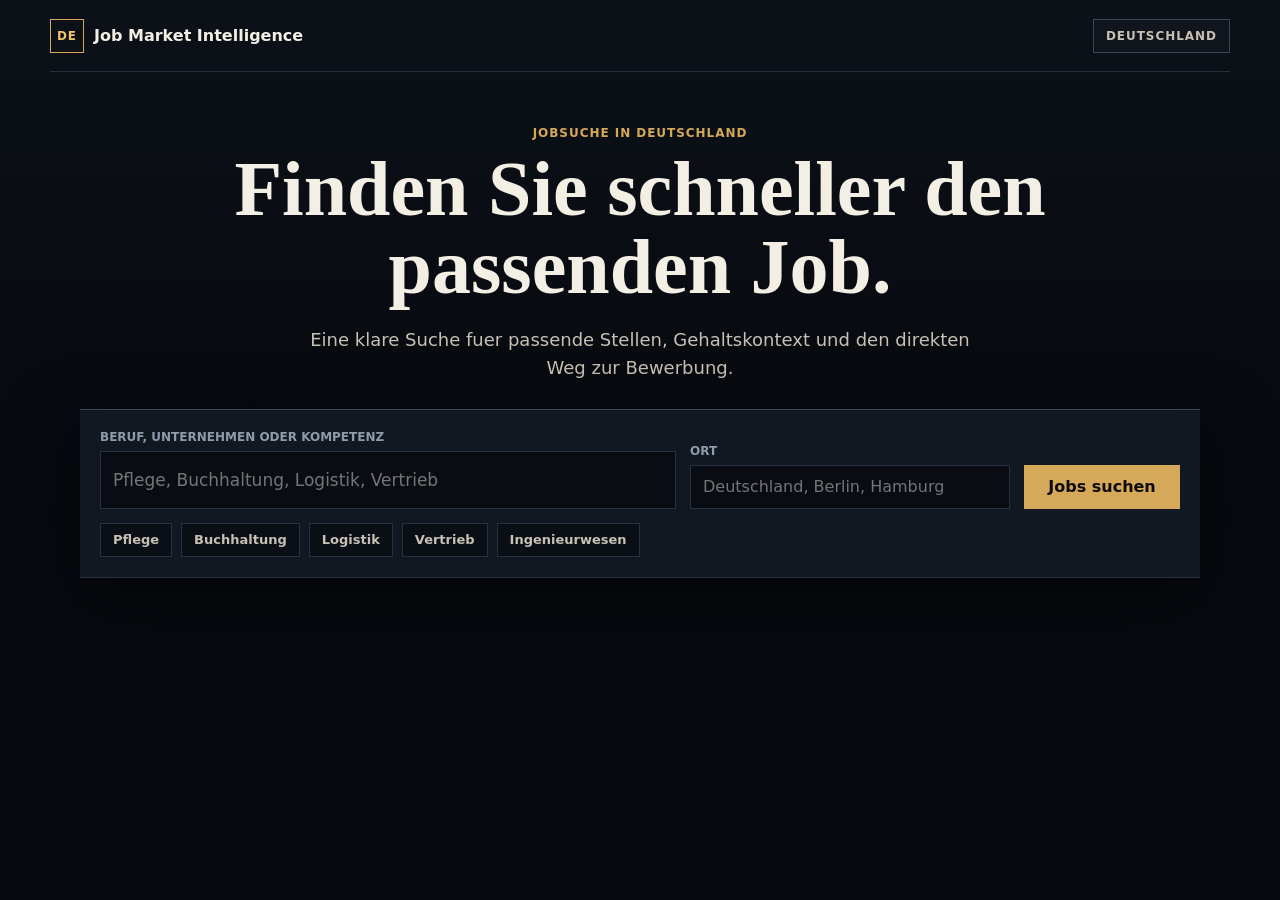
<file: job-intelligence/index.html>
<!doctype html>
<html lang="de">
<head>
  <meta charset="utf-8">
  <meta name="viewport" content="width=device-width, initial-scale=1">
  <title>Jobs in Deutschland | Job Market Intelligence</title>
  <link rel="stylesheet" href="/job-intelligence/css/base.css">
  <link rel="stylesheet" href="/job-intelligence/css/search.css">
</head>
<body class="search-page">
  <header class="site-header">
    <a class="brand" href="/job-intelligence/" aria-label="German Job Market Intelligence">
      <span class="brand-mark">DE</span>
      <span>Job Market Intelligence</span>
    </a>
    <div class="header-signal" aria-label="Market focus">Deutschland</div>
  </header>

  <main class="search-shell">
    <section class="hero" aria-labelledby="page-title">
      <p class="eyebrow">Jobsuche in Deutschland</p>
      <h1 id="page-title">Finden Sie schneller den passenden Job.</h1>
      <p class="hero-copy">
        Eine klare Suche fuer passende Stellen, Gehaltskontext und den direkten Weg zur Bewerbung.
      </p>
    </section>

    <section class="search-panel" aria-label="Jobs suchen">
      <form id="search-form" class="search-form">
        <label class="field field-query">
          <span>Beruf, Unternehmen oder Kompetenz</span>
          <input id="query" name="q" type="search" autocomplete="off" placeholder="Pflege, Buchhaltung, Logistik, Vertrieb">
          <div id="suggestions" class="suggestions" hidden></div>
        </label>
        <label class="field">
          <span>Ort</span>
          <input id="location" name="location" type="search" autocomplete="off" placeholder="Deutschland, Berlin, Hamburg">
        </label>
        <button class="primary-action" type="submit">Jobs suchen</button>
      </form>

      <div class="quick-searches" aria-label="Schnellsuchen">
        <button type="button" data-query="Pflege">Pflege</button>
        <button type="button" data-query="Buchhaltung">Buchhaltung</button>
        <button type="button" data-query="Logistik">Logistik</button>
        <button type="button" data-query="Vertrieb">Vertrieb</button>
        <button type="button" data-query="Ingenieurwesen">Ingenieurwesen</button>
      </div>
      <div id="search-status" class="status-message" hidden></div>
    </section>
  </main>

  <script src="/job-intelligence/js/api.js" defer></script>
  <script src="/job-intelligence/js/search.js" defer></script>
</body>
</html>
</file>
<file: job-intelligence/css/base.css>
:root {
  color-scheme: dark;
  --bg: #070a0f;
  --bg-elevated: #0d121a;
  --panel: #111821;
  --panel-strong: #151d28;
  --line: #27313d;
  --line-bright: #3a4654;
  --text: #f4efe4;
  --text-soft: #c8c0b4;
  --muted: #8f9aaa;
  --amber: #d6a85a;
  --amber-strong: #f0c46d;
  --blue: #7fa7c9;
  --danger: #e08b7f;
  --success: #95c9a2;
  --shadow: rgba(0, 0, 0, 0.34);
  --shadow-strong: rgba(0, 0, 0, 0.52);
  --focus: rgba(240, 196, 109, 0.28);
  --serif: Georgia, "Times New Roman", serif;
  --sans: Inter, ui-sans-serif, system-ui, -apple-system, BlinkMacSystemFont, "Segoe UI", sans-serif;
}

* {
  box-sizing: border-box;
}

html {
  min-height: 100%;
  background: var(--bg);
}

body {
  min-height: 100%;
  margin: 0;
  background:
    linear-gradient(180deg, rgba(13, 18, 26, 0.88), rgba(7, 10, 15, 1) 420px),
    var(--bg);
  color: var(--text);
  font-family: var(--sans);
  letter-spacing: 0;
}

a {
  color: inherit;
}

button,
input,
select {
  font: inherit;
}

button {
  cursor: pointer;
  transition: border-color 140ms ease, color 140ms ease, background 140ms ease, transform 140ms ease, box-shadow 140ms ease;
}

button:disabled {
  cursor: not-allowed;
  opacity: 0.45;
}

input,
select {
  width: 100%;
  min-height: 44px;
  border: 1px solid var(--line);
  background: #090d13;
  color: var(--text);
  padding: 0 12px;
  border-radius: 0;
  outline: none;
  transition: border-color 140ms ease, box-shadow 140ms ease, background 140ms ease;
}

input:focus,
select:focus {
  border-color: var(--amber);
  box-shadow: 0 0 0 3px var(--focus);
}

a:focus-visible,
button:focus-visible,
input:focus-visible,
select:focus-visible {
  outline: 2px solid var(--amber);
  outline-offset: 2px;
}

.brand {
  display: inline-flex;
  align-items: center;
  gap: 10px;
  color: var(--text);
  text-decoration: none;
  font-weight: 800;
}

.brand-mark {
  display: grid;
  width: 34px;
  height: 34px;
  place-items: center;
  border: 1px solid var(--amber);
  color: var(--amber-strong);
  font-size: 12px;
  letter-spacing: 0.08em;
}

.eyebrow {
  margin: 0 0 10px;
  color: var(--amber);
  font-size: 12px;
  font-weight: 800;
  letter-spacing: 0.08em;
  text-transform: uppercase;
}

.field {
  display: grid;
  gap: 7px;
}

.field span {
  color: var(--muted);
  font-size: 12px;
  font-weight: 800;
  text-transform: uppercase;
}

.primary-action,
.secondary-action {
  min-height: 44px;
  border: 1px solid var(--amber);
  background: var(--amber);
  color: #0c0b08;
  padding: 0 16px;
  font-weight: 900;
}

.primary-action:hover {
  background: var(--amber-strong);
  border-color: var(--amber-strong);
  transform: translateY(-1px);
}

.secondary-action {
  background: transparent;
  color: var(--amber-strong);
}

.secondary-action:hover {
  background: rgba(214, 168, 90, 0.08);
  transform: translateY(-1px);
}

.status-message {
  border: 1px solid var(--line);
  background: var(--panel);
  color: var(--text-soft);
  padding: 16px;
  line-height: 1.45;
}

.status-message.error {
  border-color: rgba(224, 139, 127, 0.65);
  color: var(--danger);
}

.status-message.loading {
  position: relative;
  overflow: hidden;
}

.status-message.loading::after {
  content: "";
  position: absolute;
  inset: auto 0 0;
  height: 2px;
  background: var(--amber);
  animation: loading-bar 1.2s ease-in-out infinite;
}

@keyframes loading-bar {
  0% {
    transform: translateX(-100%);
  }
  50% {
    transform: translateX(0);
  }
  100% {
    transform: translateX(100%);
  }
}

@media (max-width: 680px) {
  .brand {
    font-size: 14px;
  }
}
</file>
<file: job-intelligence/css/search.css>
.search-page {
  min-height: 100vh;
  display: grid;
  grid-template-rows: auto minmax(0, 1fr);
}

.site-header {
  width: min(1180px, calc(100% - 32px));
  min-height: 72px;
  margin: 0 auto;
  display: flex;
  align-items: center;
  justify-content: space-between;
  gap: 18px;
  border-bottom: 1px solid var(--line);
  animation: rise-in 420ms ease both;
}

.header-signal {
  display: flex;
  align-items: center;
  min-height: 34px;
  border: 1px solid var(--line-bright);
  color: var(--text-soft);
  padding: 0 12px;
  font-size: 12px;
  font-weight: 850;
  letter-spacing: 0.08em;
  text-transform: uppercase;
  background: rgba(244, 239, 228, 0.02);
}

.search-shell {
  width: min(1180px, calc(100% - 32px));
  margin: 0 auto;
  padding: clamp(32px, 6vh, 56px) 0 42px;
  align-self: start;
}

.hero {
  max-width: 860px;
  margin: 0 auto;
  text-align: center;
  animation: rise-in 520ms ease both;
}

.hero h1 {
  margin: 0;
  max-width: 860px;
  font-family: var(--serif);
  font-size: clamp(42px, 6.2vw, 78px);
  font-weight: 700;
  line-height: 1;
  letter-spacing: 0;
}

.hero-copy {
  max-width: 680px;
  margin: 20px auto 0;
  color: var(--text-soft);
  font-size: 18px;
  line-height: 1.58;
}

.search-panel {
  width: min(1120px, 100%);
  margin: 26px auto 0;
  border-top: 1px solid var(--line-bright);
  border-bottom: 1px solid var(--line);
  background: var(--panel);
  padding: 20px;
  box-shadow: 0 22px 70px var(--shadow-strong);
  animation: rise-in 620ms ease both;
}

.search-form {
  display: grid;
  grid-template-columns: minmax(420px, 1.8fr) minmax(220px, 320px) 156px;
  gap: 14px;
  align-items: end;
}

.field-query {
  position: relative;
}

.field-query input {
  min-height: 58px;
  font-size: 17px;
}

.quick-searches {
  display: flex;
  flex-wrap: wrap;
  gap: 9px;
  margin-top: 14px;
}

.quick-searches button {
  min-height: 34px;
  border: 1px solid var(--line);
  background: #0a0f16;
  color: var(--text-soft);
  padding: 0 12px;
  font-size: 13px;
  font-weight: 750;
}

.quick-searches button:hover {
  border-color: var(--amber);
  color: var(--amber-strong);
  transform: translateY(-1px);
}

.quick-searches button:active,
.primary-action:active {
  transform: translateY(0);
}

#search-status {
  margin-top: 14px;
}

.suggestions {
  position: absolute;
  top: calc(100% + 8px);
  left: 0;
  right: 0;
  z-index: 30;
  border: 1px solid var(--line-bright);
  background: #090d13;
  box-shadow: 0 18px 44px var(--shadow-strong);
  max-height: 280px;
  overflow: auto;
}

.suggestion-button {
  width: 100%;
  min-height: 46px;
  display: flex;
  align-items: center;
  justify-content: space-between;
  gap: 12px;
  border: 0;
  border-bottom: 1px solid var(--line);
  background: transparent;
  color: var(--text);
  padding: 0 12px;
  text-align: left;
}

.suggestion-button:last-child {
  border-bottom: 0;
}

.suggestion-button:hover,
.suggestion-button.active {
  background: rgba(214, 168, 90, 0.08);
  color: var(--amber-strong);
  transform: none;
}

.suggestion-value {
  overflow: hidden;
  text-overflow: ellipsis;
  white-space: nowrap;
}

.suggestion-category {
  color: var(--muted);
  font-size: 11px;
  font-weight: 800;
  letter-spacing: 0.08em;
  text-transform: uppercase;
  white-space: nowrap;
}

@media (max-width: 820px) {
  .site-header {
    align-items: flex-start;
    flex-direction: column;
    padding: 16px 0;
  }

  .search-shell {
    padding-top: 34px;
  }

  .search-form {
    grid-template-columns: 1fr;
  }
}

@keyframes rise-in {
  from {
    opacity: 0;
    transform: translateY(10px);
  }
  to {
    opacity: 1;
    transform: translateY(0);
  }
}

@media (prefers-reduced-motion: reduce) {
  .site-header,
  .hero,
  .search-panel {
    animation: none;
  }
}
</file>
<file: job-intelligence/css/results.css>
.results-page {
  min-height: 100vh;
}

.app-header {
  position: sticky;
  top: 0;
  z-index: 20;
  min-height: 72px;
  display: grid;
  grid-template-columns: 260px minmax(0, 1fr);
  gap: 18px;
  align-items: center;
  padding: 12px 18px;
  border-bottom: 1px solid var(--line);
  background: rgba(7, 10, 15, 0.96);
  backdrop-filter: blur(12px);
}

.top-search {
  display: grid;
  grid-template-columns: minmax(260px, 1fr) minmax(170px, 300px) 112px;
  gap: 10px;
}

.top-search button,
.pager button,
.job-open,
.apply-link {
  min-height: 40px;
  border: 1px solid var(--amber);
  background: transparent;
  color: var(--amber-strong);
  padding: 0 12px;
  font-weight: 850;
}

.top-search button:hover,
.pager button:hover,
.job-open:hover,
.apply-link:hover {
  background: rgba(214, 168, 90, 0.1);
  transform: translateY(-1px);
}

.apply-link {
  display: inline-flex;
  align-items: center;
  justify-content: center;
  text-decoration: none;
  background: var(--amber);
  color: #0c0b08;
  min-width: 132px;
}

.apply-link:hover {
  background: var(--amber-strong);
  color: #0c0b08;
}

.results-layout {
  display: grid;
  grid-template-columns: 276px minmax(460px, 1fr) 392px;
  gap: 1px;
  min-height: calc(100vh - 72px);
  background: var(--line);
}

.filter-rail,
.results-column,
.detail-panel {
  background: var(--bg);
}

.filter-rail {
  padding: 18px;
  border-right: 1px solid var(--line);
}

.rail-section {
  display: grid;
  gap: 14px;
  border-bottom: 1px solid var(--line);
  padding-bottom: 18px;
  margin-bottom: 18px;
}

.source-note {
  color: var(--text-soft);
  font-size: 14px;
  line-height: 1.52;
}

.results-column {
  padding: 18px;
}

.results-toolbar {
  display: flex;
  justify-content: space-between;
  gap: 18px;
  align-items: start;
}

.results-toolbar h1 {
  margin: 0;
  font-family: var(--serif);
  font-size: clamp(30px, 4vw, 50px);
  line-height: 1;
  letter-spacing: 0;
}

.pager {
  display: inline-flex;
  align-items: center;
  gap: 10px;
  color: var(--muted);
  white-space: nowrap;
}

.intelligence-strip {
  display: grid;
  grid-template-columns: repeat(4, minmax(0, 1fr));
  gap: 1px;
  margin: 18px 0;
  border: 1px solid var(--line);
  background: var(--line);
}

.intelligence-strip article {
  min-height: 86px;
  background: var(--panel);
  padding: 14px;
  transition: background 140ms ease;
}

.intelligence-strip article:hover {
  background: var(--panel-strong);
}

.intelligence-strip span {
  color: var(--muted);
  font-size: 12px;
  font-weight: 850;
  text-transform: uppercase;
}

.intelligence-strip strong {
  display: block;
  margin-top: 10px;
  font-size: 22px;
}

.job-list {
  display: grid;
  gap: 10px;
}

.job-card {
  display: grid;
  gap: 12px;
  border: 1px solid var(--line);
  background: var(--panel);
  padding: 18px;
  transition: border-color 140ms ease, background 140ms ease, box-shadow 140ms ease, transform 140ms ease;
  animation: result-in 240ms ease both;
}

.job-card.active {
  border-color: var(--amber);
  background: #131c27;
  box-shadow: inset 3px 0 0 var(--amber), 0 16px 40px rgba(0, 0, 0, 0.18);
}

.job-card:hover {
  border-color: var(--line-bright);
  background: var(--panel-strong);
  transform: translateY(-1px);
}

.job-head {
  display: flex;
  justify-content: space-between;
  gap: 18px;
  align-items: flex-start;
}

.job-title {
  margin: 0;
  font-family: var(--serif);
  font-size: 25px;
  line-height: 1.1;
}

.job-meta,
.job-description,
.match-reasons,
.salary-note {
  color: var(--text-soft);
  line-height: 1.48;
}

.job-description {
  margin: 0;
}

.job-meta {
  margin-top: 6px;
  font-size: 14px;
}

.salary-block {
  min-width: 152px;
  text-align: right;
}

.salary-label {
  display: block;
  color: var(--amber-strong);
  font-weight: 900;
  font-size: 15px;
}

.salary-type {
  color: var(--muted);
  font-size: 12px;
  text-transform: uppercase;
}

.tags,
.job-actions,
.detail-actions {
  display: flex;
  flex-wrap: wrap;
  gap: 8px;
}

.tag {
  display: inline-flex;
  min-height: 28px;
  align-items: center;
  border: 1px solid var(--line);
  color: var(--text-soft);
  padding: 0 8px;
  font-size: 12px;
  background: rgba(127, 167, 201, 0.05);
}

.job-actions {
  justify-content: space-between;
  align-items: center;
  border-top: 1px solid var(--line);
  padding-top: 12px;
}

.detail-panel {
  position: sticky;
  top: 72px;
  height: calc(100vh - 72px);
  overflow: auto;
  padding: 18px;
  border-left: 1px solid var(--line);
}

.detail-empty,
.detail-card {
  border: 1px solid var(--line);
  background: var(--panel);
  padding: 20px;
  box-shadow: 0 18px 48px rgba(0, 0, 0, 0.2);
}

.detail-empty p,
.detail-card p {
  line-height: 1.52;
}

.detail-empty h2,
.detail-card h2 {
  margin: 0;
  font-family: var(--serif);
  font-size: 32px;
  line-height: 1.08;
}

.detail-section {
  margin-top: 20px;
  border-top: 1px solid var(--line);
  padding-top: 16px;
}

.detail-section h3 {
  margin: 0 0 10px;
  color: var(--amber);
  font-size: 13px;
  text-transform: uppercase;
}

.detail-row {
  display: flex;
  justify-content: space-between;
  gap: 14px;
  padding: 9px 0;
  border-bottom: 1px solid rgba(39, 49, 61, 0.72);
}

.detail-row span {
  color: var(--muted);
}

.detail-row strong {
  text-align: right;
}

.similar-list {
  display: grid;
  gap: 8px;
}

.similar-item {
  border: 1px solid var(--line);
  background: #0a0f16;
  padding: 10px;
  transition: border-color 140ms ease, background 140ms ease;
}

.similar-item:hover {
  border-color: var(--line-bright);
  background: #0d131b;
}

.job-card.skeleton,
.detail-card.skeleton {
  min-height: 148px;
  background:
    linear-gradient(90deg, rgba(244, 239, 228, 0.03), rgba(214, 168, 90, 0.08), rgba(244, 239, 228, 0.03)),
    var(--panel);
  background-size: 220% 100%;
  animation: skeleton-pass 1.3s ease-in-out infinite;
}

@keyframes result-in {
  from {
    opacity: 0;
    transform: translateY(6px);
  }
  to {
    opacity: 1;
    transform: translateY(0);
  }
}

@keyframes skeleton-pass {
  0% {
    background-position: 120% 0;
  }
  100% {
    background-position: -120% 0;
  }
}

@media (max-width: 1180px) {
  .results-layout {
    grid-template-columns: 250px minmax(0, 1fr);
  }

  .detail-panel {
    grid-column: 1 / -1;
    position: static;
    height: auto;
    border-left: 0;
    border-top: 1px solid var(--line);
  }
}

@media (max-width: 820px) {
  .app-header,
  .top-search,
  .results-layout,
  .intelligence-strip {
    grid-template-columns: 1fr;
  }

  .results-toolbar,
  .job-head {
    flex-direction: column;
  }

  .filter-rail {
    border-right: 0;
  }

  .results-column,
  .detail-panel,
  .filter-rail {
    padding: 14px;
  }

  .salary-block {
    min-width: 0;
    text-align: left;
  }

  .pager {
    width: 100%;
    justify-content: space-between;
  }
}

@media (prefers-reduced-motion: reduce) {
  .job-card,
  .job-card.skeleton,
  .detail-card.skeleton {
    animation: none;
  }
}
</file>
